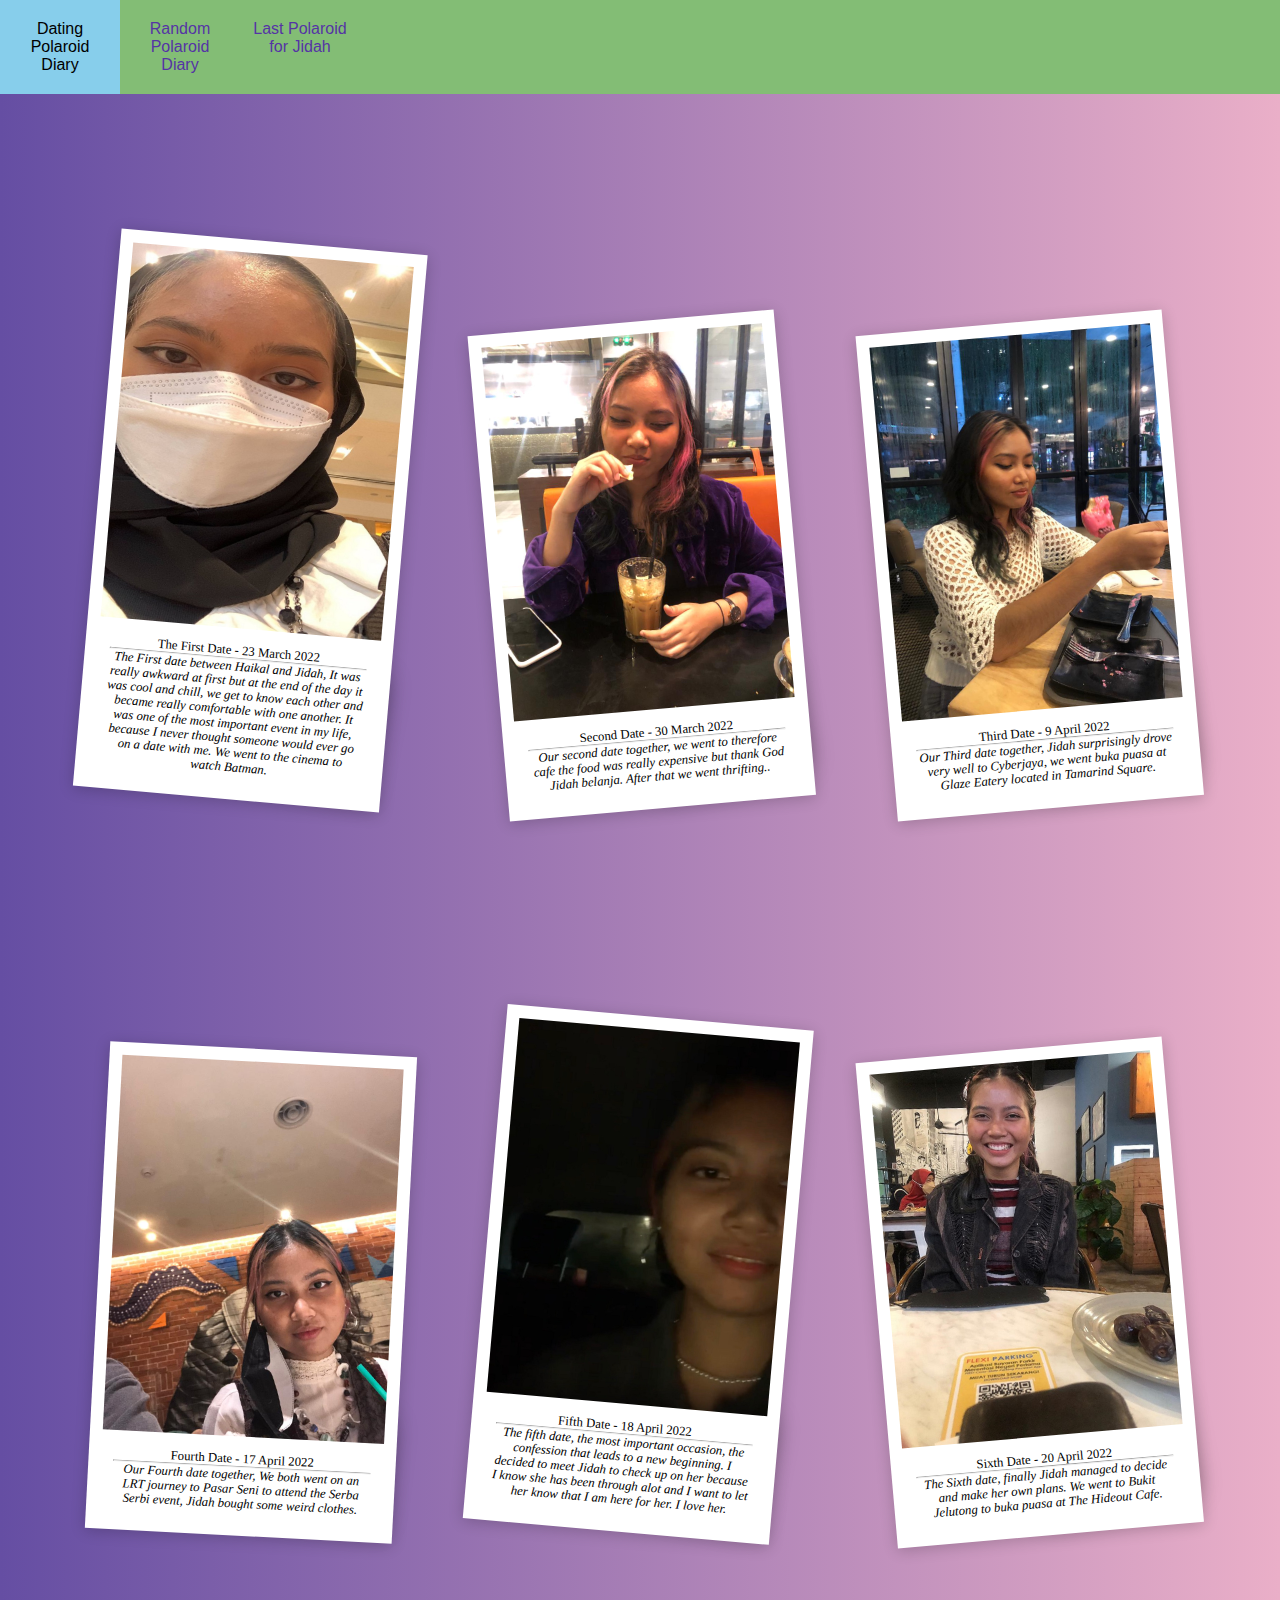
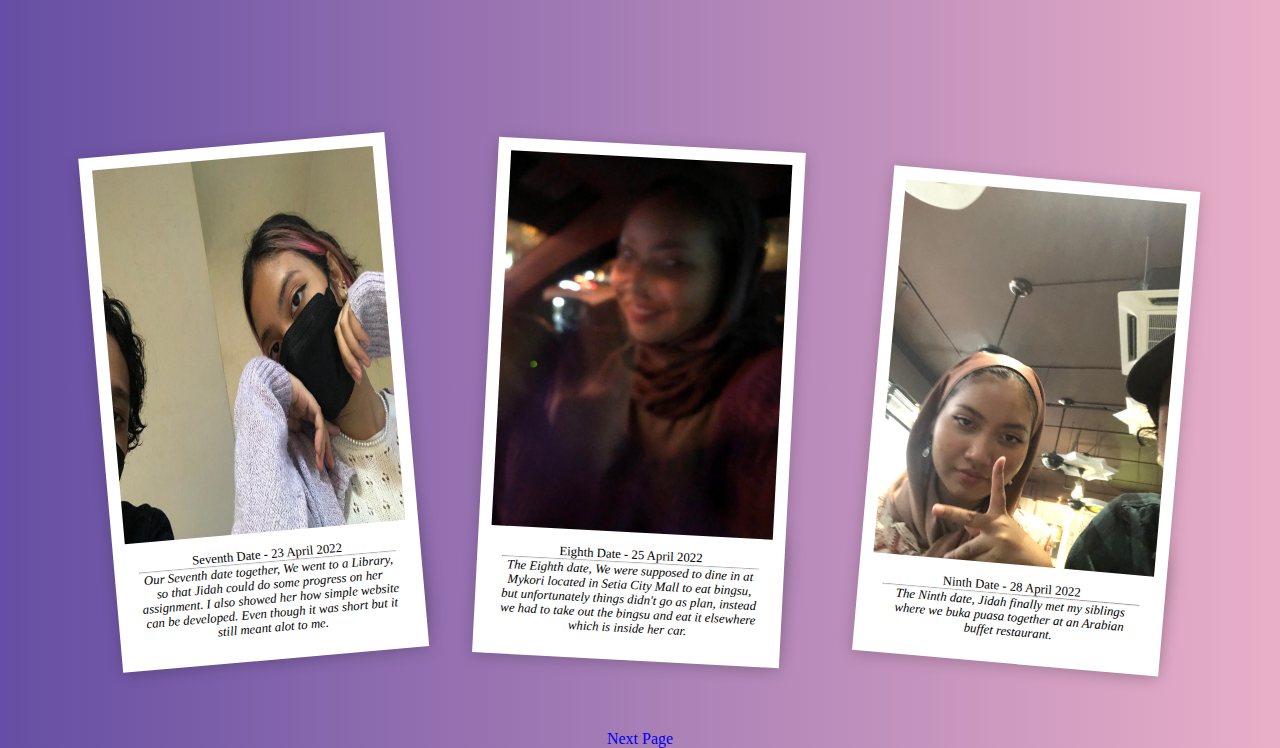
<file: index.html>
<!DOCTYPE html>
<html lang="en" dir="ltr">
  <head>
    <meta charset="utf-8">

    <title>Jidah's Website ❤</title>
    <link rel="stylesheet" href="css/styles.css">
      <link rel="icon" href="fav.ico">
  </head>
  <body>
    <nav>
        <ul>
          <li><a href="index.html">Dating Polaroid Diary</a></li>
          <li><a href="random.html">Random Polaroid Diary</a></li>
          <li><a href="childhood.html">Last Polaroid for Jidah</a></li>
          <li></li>
        </ul>
    </nav>
    <div class = "container">
      <div class = "gallery">
          <div class="polaroid">
            <img src ="jidah/first.jpeg" />
              <div class="desc"> The First Date - 23 March 2022
                <hr />
                <p><em>
                   The First date between Haikal and Jidah,
                    It was really awkward at first but at the end of the day it was cool and chill,
                    we get to know each other and became really comfortable with one another.
                    It was one of the most important event in my life,
                    because I never thought someone would ever go on a date with me.
                    We went to the cinema to watch Batman.


                  </em>
                </p>

                </div>

          </div>

      </div>
      <div class = "gallery">
          <div class="polaroid">
            <img src ="jidah/Second.jpeg" />
              <div class="desc"> Second Date - 30 March 2022
                <hr />
                <p><em>
                    Our second date together,
                    we went to therefore cafe the
                    food was really expensive
                    but thank God Jidah belanja. After that we went thrifting..
                  </em>
                </p>

                </div>

          </div>

      </div>
      <div class = "gallery">
          <div class="polaroid">
        <img src ="jidah/third.jpeg" />
          <div class="desc"> Third Date - 9 April 2022
            <hr />
            <p><em>
                Our Third date together,
                Jidah surprisingly drove very well to Cyberjaya, we went buka puasa at Glaze Eatery
                located in Tamarind Square.
              </em>
            </p>
          </div>

          </div>
      </div>

      <div class = "gallery">
        <div class="polaroid">
        <img src ="jidah/fourth.jpeg" />
          <div class="desc"> Fourth Date - 17 April 2022
            <hr />
            <p><em>
                Our Fourth date together,
                We both went on an LRT journey to Pasar Seni to attend the Serba Serbi event, Jidah bought some weird clothes.
              </em>
            </p>
          </div>
        </div>
      </div>
      <div class = "gallery">
          <div class="polaroid">
        <img src ="jidah/5th.jpg" />
          <div class="desc"> Fifth Date - 18 April 2022
            <hr />
            <p><em>
                The fifth date,
                the most important occasion,
                the confession that leads to a new beginning.
                 I decided to meet Jidah to check up on her because I know she has been
                 through alot and I want to let her know that I am here for her.
                 I love her.
              </em>
            </p>
          </div>
          </div>
      </div>
      <div class = "gallery">
          <div class="polaroid">
        <img src ="jidah/fifth.jpeg" />
          <div class="desc"> Sixth Date - 20 April 2022
            <hr />
            <p><em>
                The Sixth date, finally Jidah managed to decide and make her own plans.
                 We went to Bukit Jelutong to buka puasa at The Hideout Cafe.

              </em>
            </p>
          </div>
          </div>
      </div>
      <div class = "gallery">
          <div class="polaroid">
        <img src ="jidah/six.jpeg" />
          <div class="desc"> Seventh Date - 23 April 2022 <hr />
          <p><em>
              Our Seventh date together,
              We went to a Library, so that Jidah could do some progress on her assignment.
              I also showed her how simple website can be developed.
              Even though it was short but it still meant alot to me.
            </em>
          </p>
        </div>
          </div>
      </div>
      <div class = "gallery">
          <div class="polaroid">
        <img src ="jidah/seventh.jpg" />
          <div class="desc"> Eighth Date - 25 April 2022
            <hr />
            <p><em>
                The Eighth date,
                We were supposed to dine in at Mykori located in Setia City Mall to eat bingsu, but unfortunately things didn't go as plan,
                 instead we had to take out the bingsu and eat it elsewhere which is inside her car.
              </em>
            </p>
          </div>
          </div>
      </div>
      <div class = "gallery">
          <div class="polaroid">
        <img src ="jidah/sembilan.jpeg" />
          <div class="desc"> Ninth Date - 28 April 2022
            <hr />
            <p><em>
                The Ninth date, Jidah finally met my siblings
                 where we buka puasa together at an Arabian buffet restaurant.

              </em>
            </p>
          </div>
          </div>
      </div>

      <div class = "bottom">
      <a class="btn" href="page2.html" style="text-decoration: none">Next Page</a>
      </div>

    </div>


  </body>

</html>
</file>
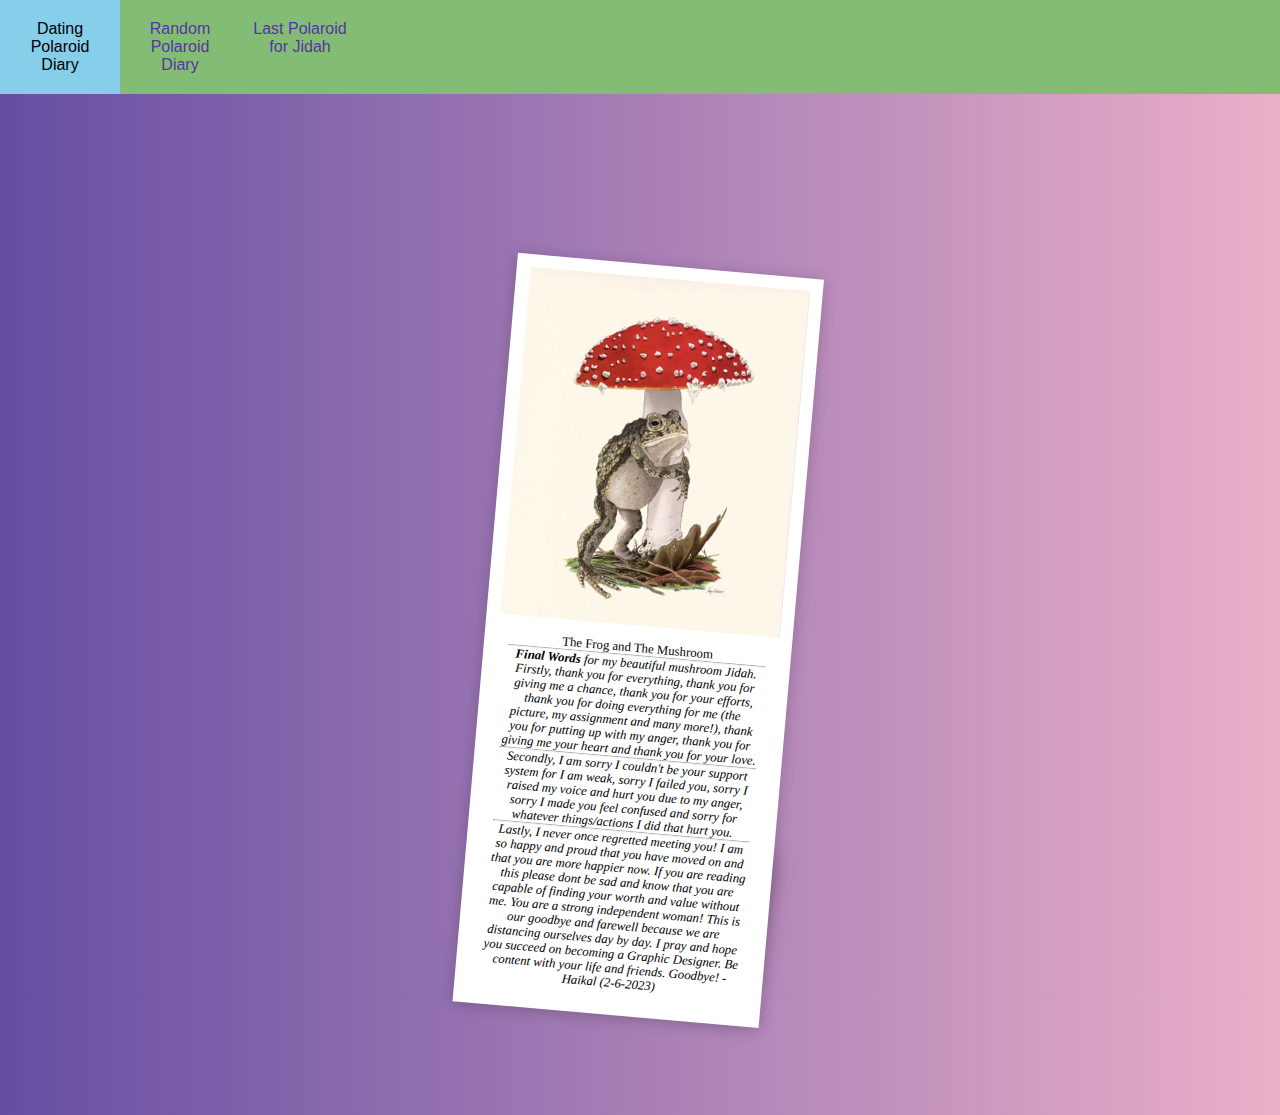
<file: childhood.html>
<!DOCTYPE html>
<html lang="en" dir="ltr">
  <head>
    <meta charset="utf-8">
    <link rel="stylesheet" href="css/styles.css">
    <title>Goodbye</title>
    <link rel="icon" href="fav.ico">
  </head>
  <body>
    <nav>
        <ul>
          <li><a href="index.html">Dating Polaroid Diary</a></li>
          <li><a href="random.html">Random Polaroid Diary</a></li>
          <li><a href="childhood.html">Last Polaroid for Jidah</a></li>
        </ul>
    </nav>

    <div class = "container">
      <div class = "gallery">
          <div class="polaroid">
            <img src ="jidah/frog.png" />
              <div class="desc"> The Frog and The Mushroom
                <hr />
                <p><em>
                   <strong>Final Words</strong> for my beautiful mushroom Jidah. Firstly, thank you for everything, thank you for giving me a chance, thank you for your efforts,
                    thank you for doing everything for me (the picture, my assignment and many more!), thank you for putting up with my anger, thank you for giving me your heart
                    and thank you for your love.



                  </em>
                </p>
                <hr />
                <p>
                  <em>
                      Secondly, I am sorry I couldn't be your support system for I am weak, sorry I failed you, sorry I raised my voice and hurt you due to my anger,
                      sorry I made you feel confused and sorry for whatever things/actions I did that hurt you.
                  </em>
                </p>
                <hr />
                <p>
                  <em>
                      Lastly, I never once regretted meeting you! I am so happy and proud that you have moved on and that you are more happier now. If you are reading this
                      please dont be sad and know that you are capable of finding your worth and value without me. You are a strong independent woman! This is our goodbye and farewell
                      because we are distancing ourselves day by day. I pray and hope you succeed on becoming a Graphic Designer. Be content with your life and friends.

                      Goodbye!
                      - Haikal (2-6-2023)
                  </em>
                </p>

                </div>

          </div>

      </div>
    </div>
  </body>
</html>
</file>
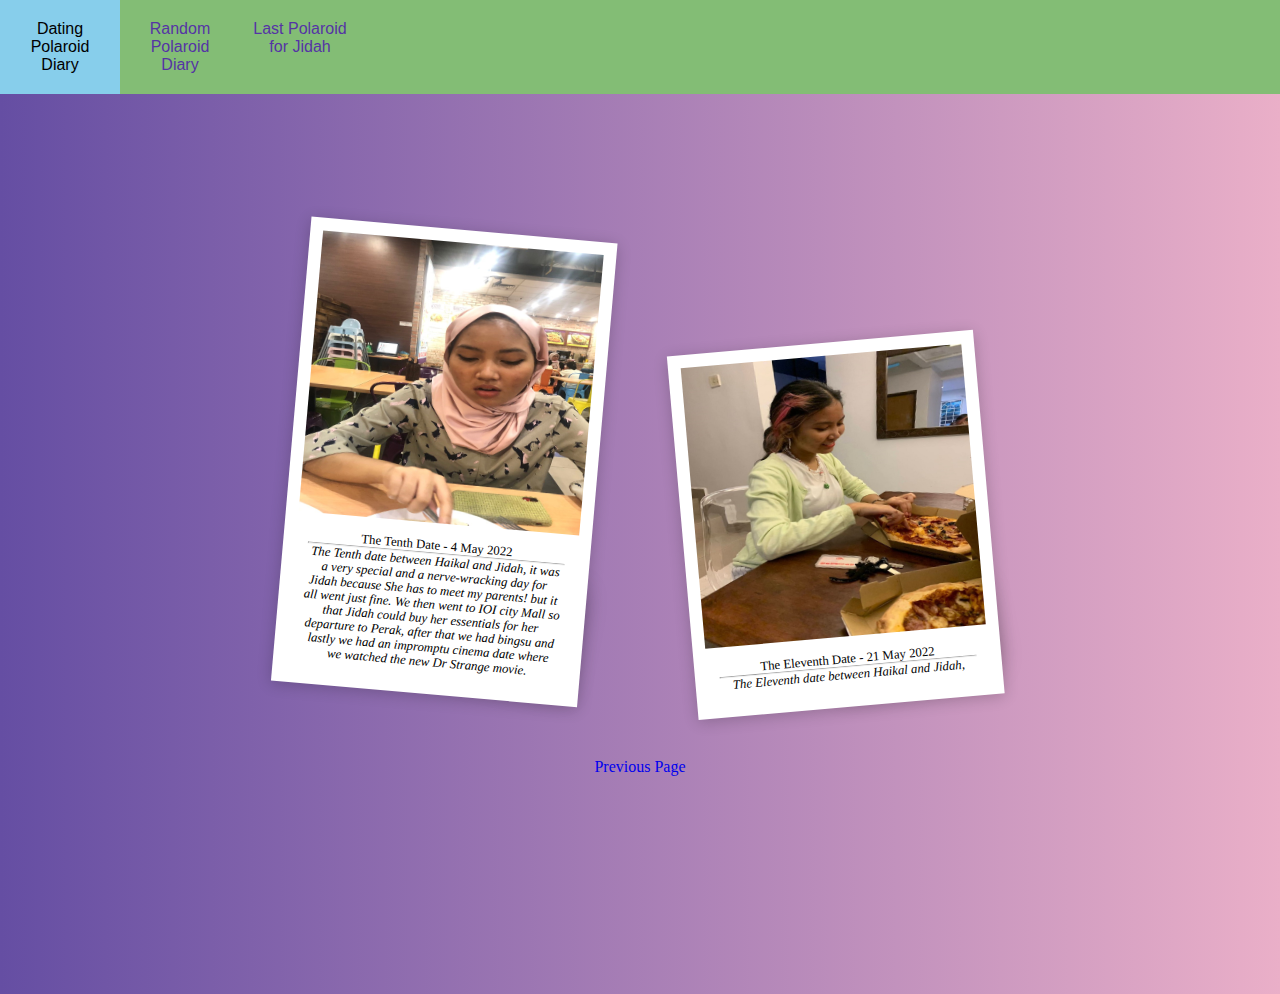
<file: page2.html>
<!DOCTYPE html>
<html lang="en" dir="ltr">
  <head>
    <meta charset="utf-8">

    <title>Page 2</title>
    <link rel="stylesheet" href="css/styles.css">
    <link rel="icon" href="fav.ico">

  </head>
  <body>
    <nav>
        <ul>
          <li><a href="index.html">Dating Polaroid Diary</a></li>
          <li><a href="random.html">Random Polaroid Diary</a></li>
          <li><a href="childhood.html">Last Polaroid for Jidah</a></li>
        </ul>
    </nav>

    <div class = "container">
      <div class = "gallery">
          <div class="polaroid">
            <img src ="jidah/ten.jpeg" />
              <div class="desc"> The Tenth Date - 4 May 2022
                <hr />
                <p><em>
                   The Tenth date between Haikal and Jidah, it was a very special and a nerve-wracking day
                   for Jidah because She has to meet my parents! but it all went just fine. We then went to IOI city Mall
                   so that Jidah could buy her essentials for her departure to Perak,
                   after that we had bingsu and lastly we had an
                   impromptu cinema date where we watched the new Dr Strange movie.


                  </em>
                </p>

                </div>

          </div>

      </div>

      <div class = "gallery">
          <div class="polaroid">
            <img src ="jidah/pizza.jpeg" />
              <div class="desc"> The Eleventh Date - 21 May 2022
                <hr />
                <p><em>
                   The Eleventh date between Haikal and Jidah,


                  </em>
                </p>

                </div>

          </div>

      </div>
      <div class = "but">
        <a class="btn" href="index.html" style="text-decoration: none">Previous Page</a>
      </div>
      </div>

  </body>
</html>
</file>
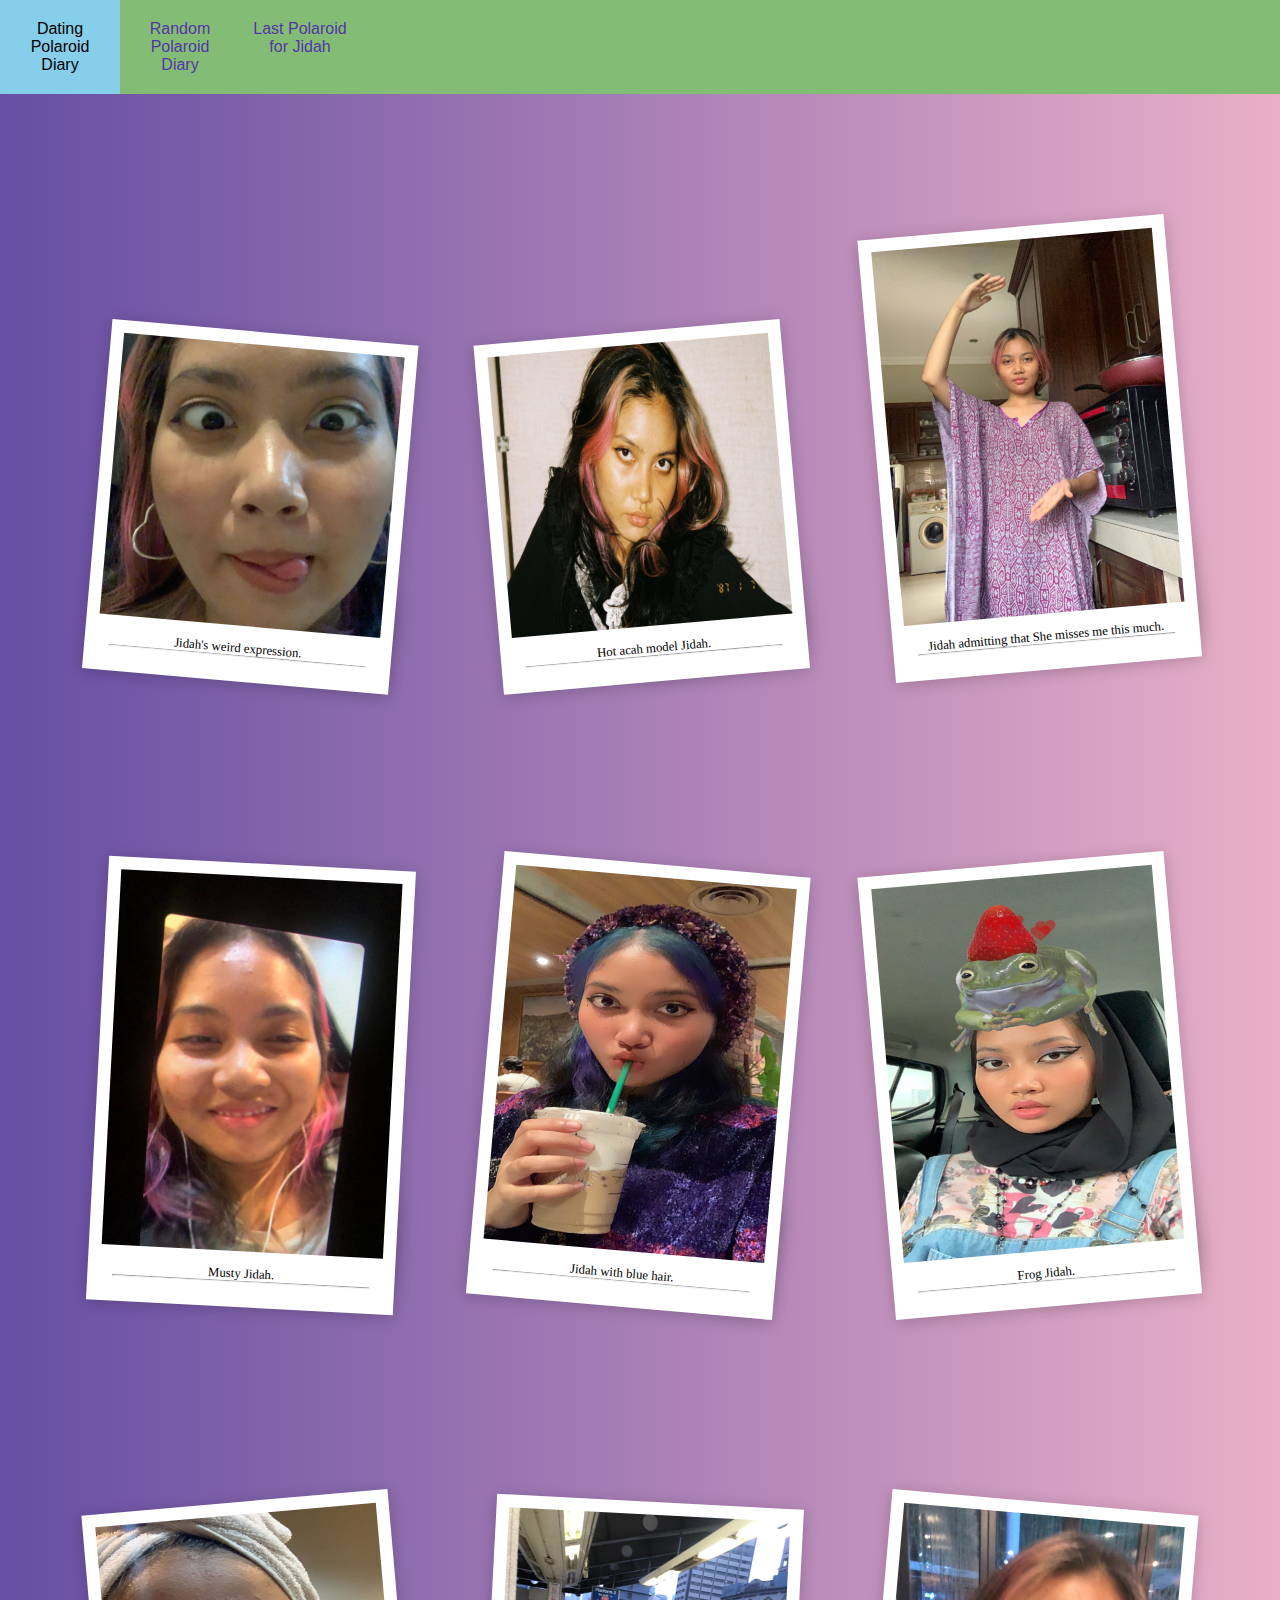
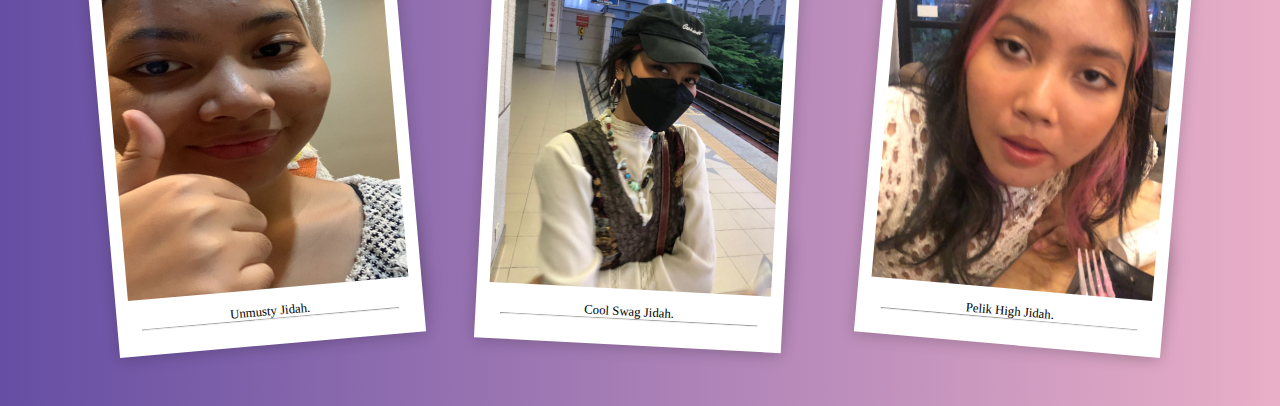
<file: random.html>
<!DOCTYPE html>
<html lang="en" dir="ltr">
  <head>
    <meta charset="utf-8">
    <link rel="stylesheet" href="css/styles.css">
    <title>Random Polaroids 😆</title>

  </head>
  <body>
    <nav>
        <ul>
          <li><a href="index.html">Dating Polaroid Diary</a></li>
          <li><a href="random.html">Random Polaroid Diary</a></li>
          <li><a href="childhood.html">Last Polaroid for Jidah</a></li>
        </ul>
    </nav>

    <div class = "container">
      <div class = "gallery">
          <div class="polaroid">
            <img src ="jidah/hot.jpeg" />
              <div class="desc"> Jidah's weird expression.
                <hr />
                <p><em>



                  </em>
                </p>

                </div>

          </div>

      </div>
      <div class = "gallery">
          <div class="polaroid">
            <img src ="jidah/hot2.jpeg" />
              <div class="desc"> Hot acah model Jidah.
                <hr />
                <p><em>

                  </em>
                </p>

                </div>

          </div>

      </div>
      <div class = "gallery">
          <div class="polaroid">
        <img src ="jidah/miss.jpeg" />
          <div class="desc"> Jidah admitting that She misses me this much.
            <hr />
            <p><em>

              </em>
            </p>
          </div>

          </div>
      </div>

      <div class = "gallery">
        <div class="polaroid">
        <img src ="jidah/musty.jpeg" />
          <div class="desc"> Musty Jidah.
            <hr />
            <p><em>

              </em>
            </p>
          </div>
        </div>
      </div>
      <div class = "gallery">
          <div class="polaroid">
        <img src ="jidah/jidah2.jpeg" />
          <div class="desc"> Jidah with blue hair.
            <hr />
            <p><em>

              </em>
            </p>
          </div>
          </div>
      </div>
      <div class = "gallery">
          <div class="polaroid">
        <img src ="jidah/frog.jpeg" />
          <div class="desc"> Frog Jidah.
            <hr />
            <p><em>


              </em>
            </p>
          </div>
          </div>
      </div>
      <div class = "gallery">
          <div class="polaroid">
        <img src ="jidah/unmusty.jpeg" />
          <div class="desc"> Unmusty Jidah.<hr />
          <p><em>

            </em>
          </p>
        </div>
          </div>
      </div>
      <div class = "gallery">
          <div class="polaroid">
        <img src ="jidah/cool.jpeg" />
          <div class="desc"> Cool Swag Jidah.
            <hr />
            <p><em>

              </em>
            </p>
          </div>
          </div>
      </div>

      <div class = "gallery">
          <div class="polaroid">
        <img src ="jidah/idk.jpeg" />
          <div class="desc"> Pelik High Jidah.
            <hr />
            <p><em>

              </em>
            </p>
          </div>
          </div>
      </div>


    </div>
  </body>


</html>
</file>
<file: css/styles.css>
* {
  margin: 0;
  padding: 0;
  box-sizing: border-box;
}

body{
  margin:0;
  font-family:Georgia, serif;
  background: linear-gradient(to right, #654ea3, #eaafc8)
}



nav {
  background: #83BD75;
  width:100%;
  overflow:auto;
}

ul {
  margin: 0;
  padding: 0;
  list-style: none;
}

li {
  float:left;
}

nav a {
  width: 120px;
  display:block;
  text-decoration: none;
  text-align:center;
  background:#594848
  font-size: 17px;
  color:#5534A5;
  padding: 20px 10px;
  font-family: Arial;
}

nav a:hover{
  background: skyblue;
  color:black;
}
/*
.container {
  max-width: 1200px;
  margin:auto;
  background: #f2f2f2;
  overflow:auto;
}
*/

.button {
  background-color: #4CAF50;
  border: none;
  color: white;
  padding: 15px 32px;
  text-align: center;
  text-decoration: none;
  display: inline-block;
  font-size: 16px;
}


.button2 {
  background-color: #4CAF50;
  border: none;
  color: white;
  padding: 15px 32px;
  text-align: center;
  text-decoration: none;
  display: inline-block;
  font-size: 16px;
}


.container {
  height: 100vh;
  width: 100vw;
  text-align: center;
}

/*
.gallery {
  margin:5px;
  border:1px solid #ccc;
  float:left;
  width:390px;
}

.gallery img {
  width:100%;
  height:auto;
}
*/

.gallery {
  width: 30%;
  display: inline-block;
  margin-top: 32px;

}

.polaroid {
  margin-top: 50px;
  background: #fff;
  padding: 16px;
  box-shadow: 0 3.2px 19.2px rgba(0,0,0,0.2);
}

.polaroid img {
  max-width: 100%;
  height: auto;
}

.gallery .polaroid::before {
  content: '';
  position: absolute;
  z-index: -1;
  transition: all 0.40s;

}

.gallery:nth-of-type(4n+1){
  transform: scale(0.8,0.8) rotate(5deg);
  transition: all 0.40s;
}

.gallery:nth-of-type(4n+1) .polaroid::before{
  transform: rotate(6deg);
  height: 20%;
  width: 50%;
  bottom: 30px;
  right: 12px;
  box-shadow: 0 3.2px 32px rgba(0,0,0,0.4);
}

.gallery:nth-of-type(4n+2){
  transform: scale(0.8,0.8) rotate(-5deg);
  transition: all 0.40s;
}

.gallery:nth-of-type(4n+2) .polaroid::before{
  transform: rotate(-6deg);
  height: 20%;
  width: 50%;
  bottom: 30px;
  right: 12px;
  box-shadow: 0 3.2px 32px rgba(0,0,0,0.4);
}

.gallery:nth-of-type(4n+3){
  transform: scale(0.8,0.8) rotate(-5deg);
  transition: all 0.40s;
}

.gallery:nth-of-type(4n+3) .polaroid::before{
  transform: rotate(-4deg);
  height: 20%;
  width: 50%;
  bottom: 30px;
  right: 12px;
  box-shadow: 0 3.2px 32px rgba(0,0,0,0.4);
}

.gallery:nth-of-type(4n+4){
  transform: scale(0.8,0.8) rotate(3deg);
  transition: all 0.40s;
}

.gallery:nth-of-type(4n+4) .polaroid::before{
  transform: rotate(4deg);
  height: 20%;
  width: 50%;
  bottom: 30px;
  right: 12px;
  box-shadow: 0 3.2px 32px rgba(0,0,0,0.4);
}

.gallery:hover{
  filter: none;
  transform: scale(1,1) rotate(0deg) !important;
  transition: all 0.40s;
}

.gallery:hover .polaroid::before{
  content: '';
  postion: absolute;
  z-index: -1;
  transform: rotate(0deg);
  height: 90%;
  width: 90%;
  bottom: 0%;
  right: 5%;
  box-shadow: 0 16px 64px rgba(0,0,0,0.2);
  transition: all 0.40s;
}

.desc {
  padding:15px;
  text-align:center;
}
</file>
